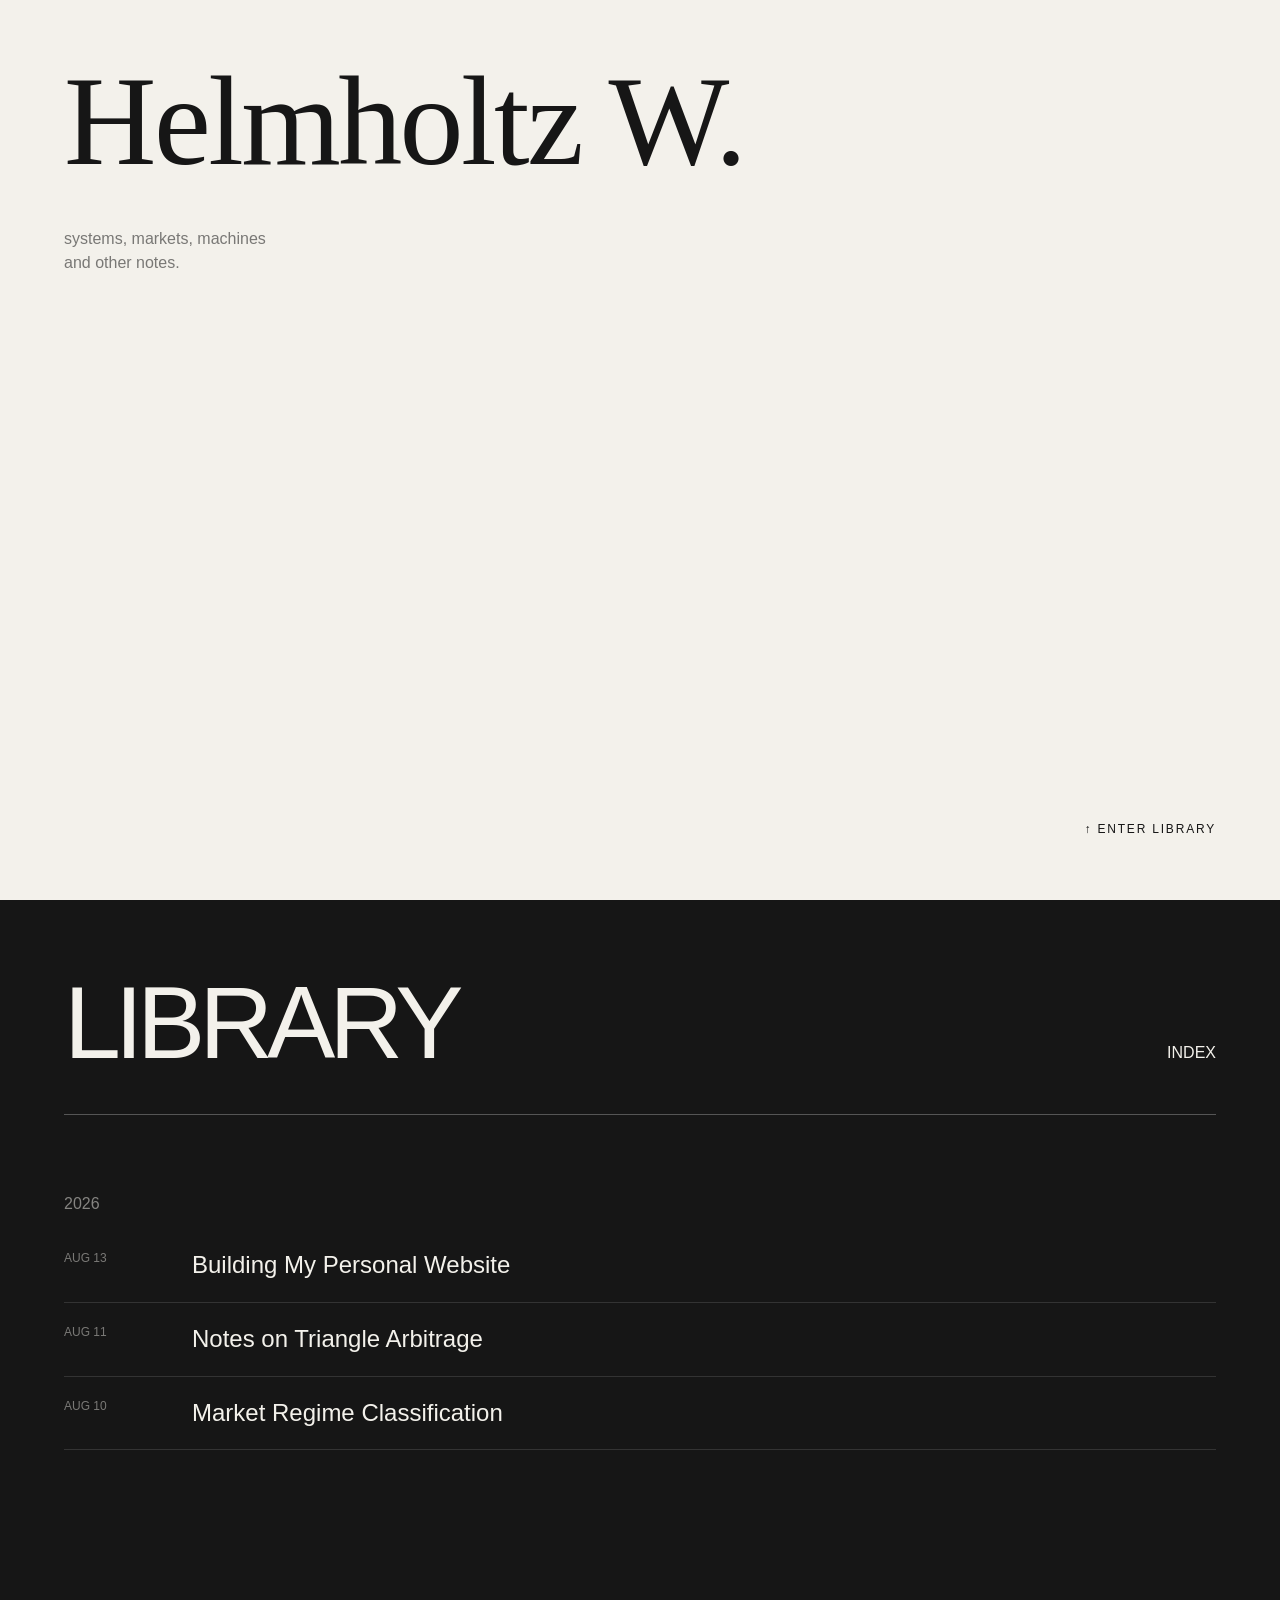
<file: index.html>
<!doctype html>
<html lang="zh">
<head>
    <meta charset="UTF-8">
    <meta name="viewport" content="width=device-width, initial-scale=1.0">
    <title>Helmholtz W.</title>
    <link rel="stylesheet" href="style.css">
</head>

<body>

<section class="hero">
    <div class="hero-content">
        <h1>Helmholtz W.</h1>

        <p>
            systems, markets, machines<br>
            and other notes.
        </p>
    </div>

    <div class="enter">
        ↑ ENTER LIBRARY
    </div>
</section>

<section class="library">
    <header>
        <h2>LIBRARY</h2>
        <span>INDEX</span>
    </header>

    <div class="year">
        <h3>2026</h3>

        <a href="#">
            <time>AUG 13</time>
            <span>Building My Personal Website</span>
        </a>

        <a href="#">
            <time>AUG 11</time>
            <span>Notes on Triangle Arbitrage</span>
        </a>

        <a href="#">
            <time>AUG 10</time>
            <span>Market Regime Classification</span>
        </a>
    </div>
</section>

</body>
</html>
</file>
<file: style.css>
* {
    box-sizing: border-box;
}

html {
    scroll-behavior: smooth;
    scroll-snap-type: y proximity;
}

body {
    margin: 0;
    background: #f3f1eb;
    color: #161616;

    font-family: Arial, sans-serif;
}

.hero {
    min-height: 100svh;
    padding: 5vw;

    display: flex;
    flex-direction: column;
    justify-content: space-between;

    scroll-snap-align: start;
}

.hero h1 {
    margin: 0;

    font-family:
        "Palatino Linotype",
        "Book Antiqua",
        Palatino,
        Georgia,
        serif;

    font-size: clamp(4rem, 10vw, 10rem);
    font-weight: 400;

    line-height: 0.9;
    letter-spacing: -0.02em;

    white-space: nowrap;

    font-feature-settings: "kern" 1;
    text-rendering: optimizeLegibility;
}

.hero p {
    margin-top: 3rem;
    opacity: 0.55;
    line-height: 1.5;
}

.enter {
    align-self: flex-end;

    font-size: 0.75rem;
    letter-spacing: 0.15em;
}

.library {
    min-height: 100svh;
    padding: 5vw;

    background: #161616;
    color: #f3f1eb;

    scroll-snap-align: start;
}

.library header {
    display: flex;
    justify-content: space-between;
    align-items: baseline;

    border-bottom: 1px solid #555;
}

.library h2 {
    font-size: clamp(3rem, 8vw, 7rem);
    font-weight: 400;
    letter-spacing: -0.06em;

    margin: 0 0 2rem;
}

.year {
    margin-top: 5rem;
}

.year h3 {
    font-size: 1rem;
    font-weight: normal;
    opacity: 0.5;
}

.year a {
    display: grid;
    grid-template-columns: 8rem 1fr;

    padding: 1.4rem 0;

    color: inherit;
    text-decoration: none;

    border-bottom: 1px solid #333;

    font-size: clamp(1rem, 2vw, 1.5rem);

    transition: opacity 0.2s ease;
}

.year a:hover {
    opacity: 0.5;
}

.year time {
    opacity: 0.45;
    font-size: 0.75rem;
}
</file>
